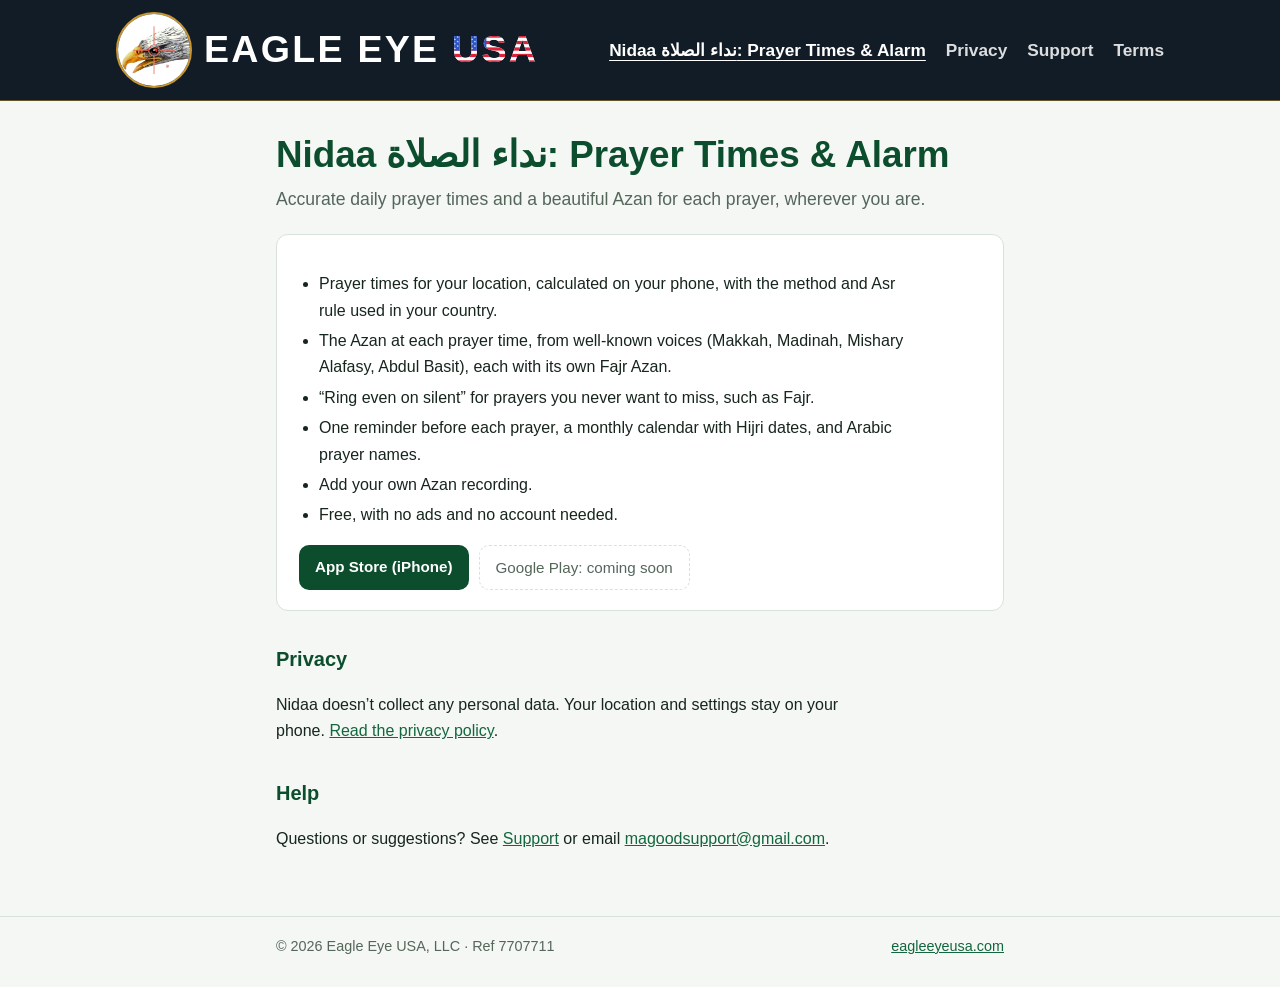
<file: index.html>
<!doctype html>
<html lang="en">
<head>
<meta charset="utf-8">
<meta name="viewport" content="width=device-width, initial-scale=1">
<title>Nidaa نداء الصلاة: Prayer Times &amp; Alarm | Eagle Eye USA</title>
<meta name="description" content="Nidaa: accurate prayer times and a beautiful Azan for each prayer, on iPhone and Android. Free, no ads, no account.">
<link rel="stylesheet" href="style.css?v=20261105">
</head>
<body>
<header>
  <div class="wrap">
    <a class="brand" href="./"><img class="logo" src="img/logo.png" alt="Eagle Eye USA logo" width="52" height="52"><span class="name">EAGLE EYE <span class="usa">USA</span></span></a>
    <nav>
      <a href="./" aria-current="page">Nidaa <span lang="ar" dir="rtl">نداء الصلاة</span>: Prayer Times &amp; Alarm</a>
      <a href="privacy.html">Privacy</a>
      <a href="support.html">Support</a>
      <a href="terms.html">Terms</a>
    </nav>
  </div>
</header>
<main class="wrap">
  <h1>Nidaa <span lang="ar" dir="rtl">نداء الصلاة</span>: Prayer Times &amp; Alarm</h1>
  <p class="lede">Accurate daily prayer times and a beautiful Azan for each prayer, wherever you are.</p>

  <div class="card">
    <ul class="features">
      <li>Prayer times for your location, calculated on your phone, with the method and Asr rule used in your country.</li>
      <li>The Azan at each prayer time, from well-known voices (Makkah, Madinah, Mishary Alafasy, Abdul Basit), each with its own Fajr Azan.</li>
      <li>“Ring even on silent” for prayers you never want to miss, such as Fajr.</li>
      <li>One reminder before each prayer, a monthly calendar with Hijri dates, and Arabic prayer names.</li>
      <li>Add your own Azan recording.</li>
      <li>Free, with no ads and no account needed.</li>
    </ul>
    <div class="badges">
      <a class="badge" href="https://apps.apple.com/app/id6832867462">App Store (iPhone)</a>
      <span class="badge soon">Google Play: coming soon</span>
    </div>
  </div>

  <h2>Privacy</h2>
  <p>Nidaa doesn’t collect any personal data. Your location and settings stay on your phone. <a href="privacy.html">Read the privacy policy</a>.</p>

  <h2>Help</h2>
  <p>Questions or suggestions? See <a href="support.html">Support</a> or email <a href="mailto:magoodsupport@gmail.com">magoodsupport@gmail.com</a>.</p>
</main>
<footer>
  <div class="wrap">
    <span>© 2026 Eagle Eye USA, LLC · Ref <span class="ref">7707711</span></span>
    <span><a href="https://eagleeyeusa.com">eagleeyeusa.com</a></span>
  </div>
</footer>
</body>
</html>
</file>
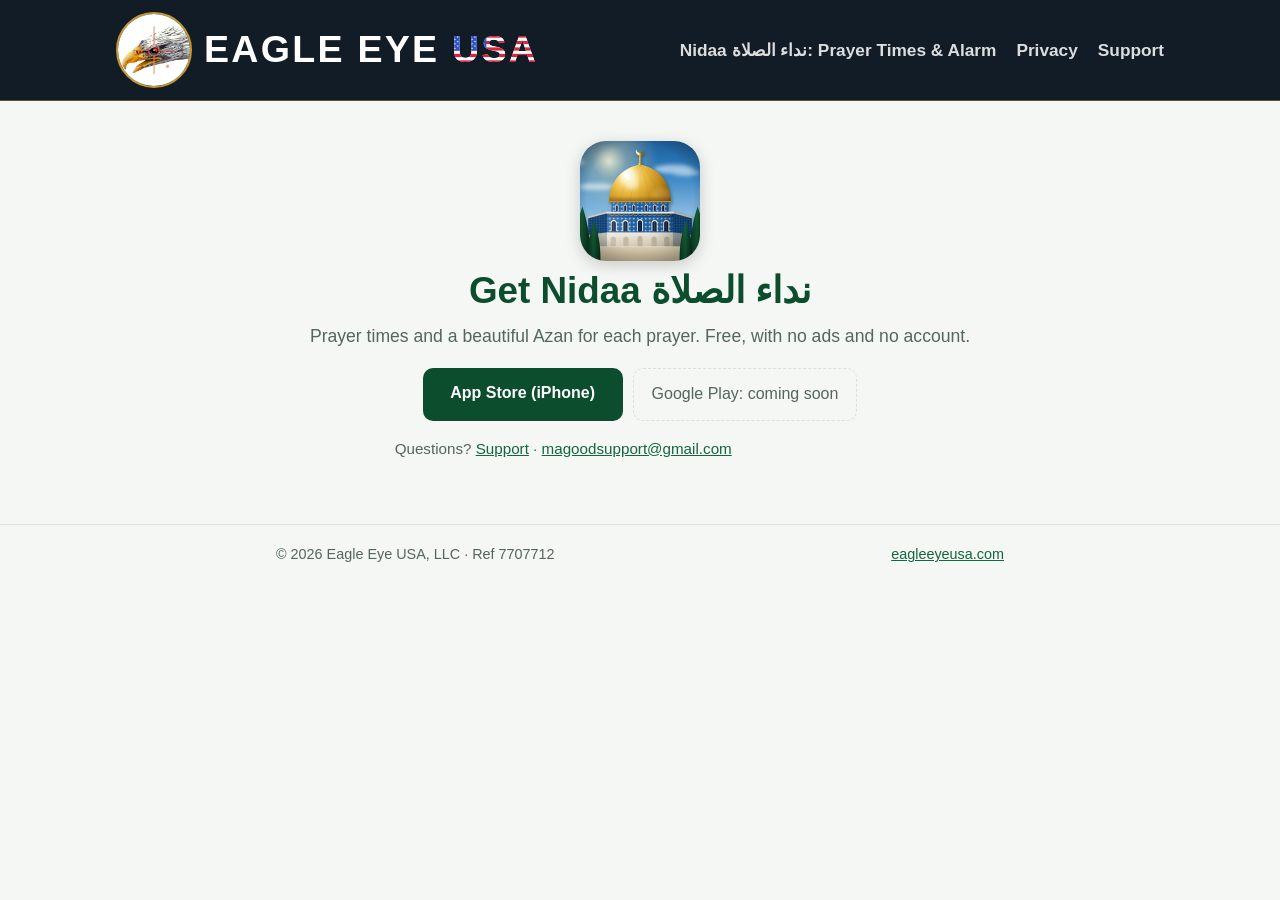
<file: nidaa/index.html>
<!doctype html>
<html lang="en">
<head>
<meta charset="utf-8">
<meta name="viewport" content="width=device-width, initial-scale=1">
<title>Get Nidaa نداء الصلاة | Eagle Eye USA</title>
<meta name="description" content="Download Nidaa: prayer times and Azan for iPhone and Android. Free, no ads, no account.">
<link rel="stylesheet" href="../style.css?v=20261107">
<style>
  .get { text-align: center; }
  .get .icon { width: 120px; height: 120px; border-radius: 26px; box-shadow: 0 4px 16px rgba(0,0,0,.18); margin-top: 8px; }
  .get .badges { justify-content: center; }
  .get .badge { min-width: 200px; padding: 12px 18px; font-size: 1rem; }
  .get .status { margin-top: 14px; }
</style>
<script>
  // The QR code points here. Fill in a store link when that listing is live; until then this page says "coming soon".
  // Before release, a TestFlight public link or a Play testing link can go here instead.
  var STORE = {
    ios: "https://apps.apple.com/app/id6832867462",  // App Store (live since 2026-11-20)
    android: ""  // Google Play: "https://play.google.com/store/apps/details?id=com.eagleeyeusa.nidaa"
  };
  // iPads that ask for desktop sites say "Macintosh" but have a touch screen.
  var ua = navigator.userAgent;
  var platform = /android/i.test(ua) ? "android"
    : (/iphone|ipad|ipod/i.test(ua) || (/macintosh/i.test(ua) && navigator.maxTouchPoints > 1)) ? "ios" : "";
  if (platform && STORE[platform] && !/[?&]stay\b/.test(location.search)) location.replace(STORE[platform]);
</script>
</head>
<body>
<header>
  <div class="wrap">
    <a class="brand" href="../"><img class="logo" src="../img/logo.png" alt="Eagle Eye USA logo" width="52" height="52"><span class="name">EAGLE EYE <span class="usa">USA</span></span></a>
    <nav>
      <a href="../">Nidaa <span lang="ar" dir="rtl">نداء الصلاة</span>: Prayer Times &amp; Alarm</a>
      <a href="../privacy.html">Privacy</a>
      <a href="../support.html">Support</a>
    </nav>
  </div>
</header>
<main class="wrap get">
  <img class="icon" src="icon.png" alt="Nidaa app icon" width="120" height="120">
  <h1>Get Nidaa <span lang="ar" dir="rtl">نداء الصلاة</span></h1>
  <p class="lede" style="margin-inline:auto">Prayer times and a beautiful Azan for each prayer. Free, with no ads and no account.</p>
  <div class="badges" id="badges"></div>
  <p class="muted status" id="status"></p>
  <p class="muted">Questions? <a href="../support.html">Support</a> · <a href="mailto:magoodsupport@gmail.com">magoodsupport@gmail.com</a></p>
</main>
<footer>
  <div class="wrap">
    <span>© 2026 Eagle Eye USA, LLC · Ref <span class="ref">7707712</span></span>
    <span><a href="https://eagleeyeusa.com">eagleeyeusa.com</a></span>
  </div>
</footer>
<script>
  // Shown on a computer, when a store isn't live yet, or with ?stay. The visitor's own store comes first.
  var stores = [["ios", "App Store", "iPhone"], ["android", "Google Play", "Android"]];
  if (platform === "android") stores.reverse();
  var box = document.getElementById("badges");
  stores.forEach(function (s) {
    var el = document.createElement(STORE[s[0]] ? "a" : "span");
    el.className = STORE[s[0]] ? "badge" : "badge soon";
    var beta = /testflight\.apple\.com|play\.google\.com\/apps\/(internaltest|testing)/.test(STORE[s[0]]);
    el.textContent = !STORE[s[0]] ? s[1] + ": coming soon" : beta ? (s[0] === "ios" ? "TestFlight beta" : "Google Play beta") + " (" + s[2] + ")" : s[1] + " (" + s[2] + ")";
    if (STORE[s[0]]) el.href = STORE[s[0]];
    box.appendChild(el);
  });
  if (platform && !STORE[platform])
    document.getElementById("status").textContent = (platform === "ios" ? "The iPhone" : "The Android") +
      " app is coming soon. Please check this page again, or scan the code again after the launch.";
</script>
</body>
</html>
</file>
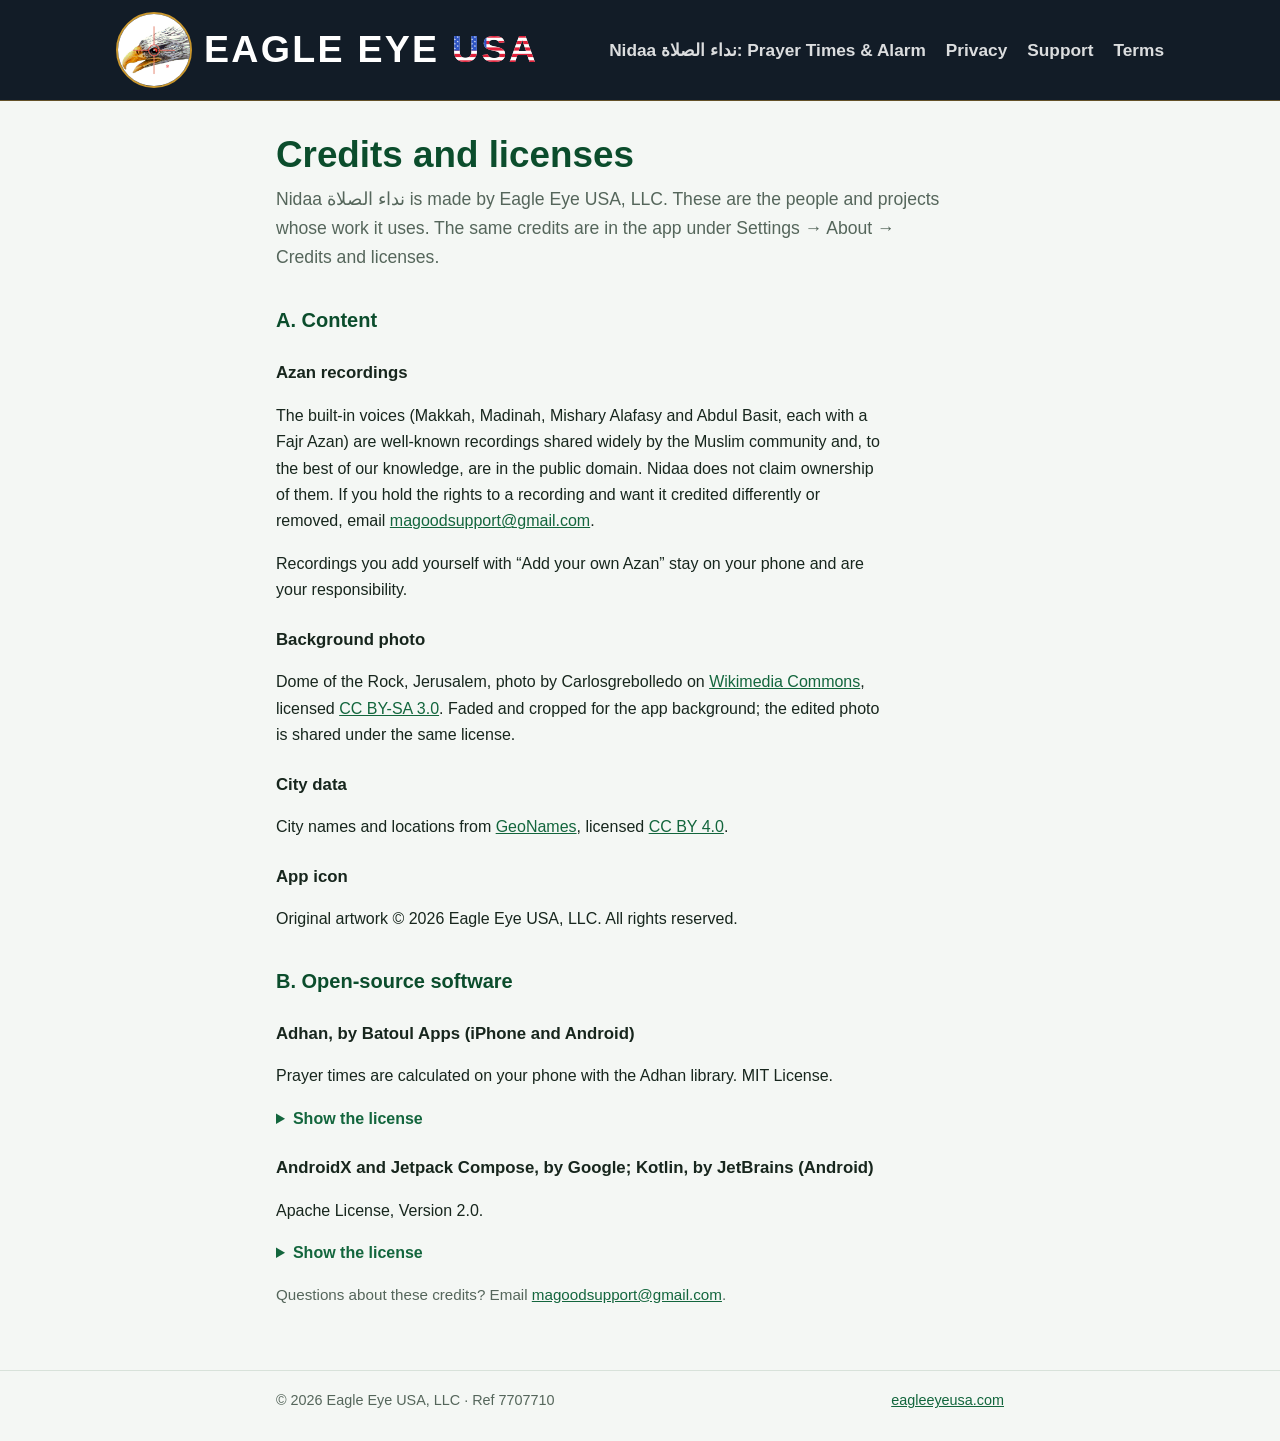
<file: credits.html>
<!doctype html>
<html lang="en">
<head>
<meta charset="utf-8">
<meta name="viewport" content="width=device-width, initial-scale=1">
<title>Nidaa Credits and Licenses | Eagle Eye USA</title>
<meta name="description" content="Credits and open-source licenses for the Nidaa: Prayer Times &amp; Alarm app.">
<link rel="stylesheet" href="style.css?v=20261105">
<style>
  pre.license { white-space: pre-wrap; font-size: .8rem; line-height: 1.45; background: var(--paper); border: 1px solid var(--line); border-radius: 10px; padding: 14px 16px; overflow-x: auto; }
  details { margin-top: 8px; }
  summary { cursor: pointer; color: var(--green-2); font-weight: 600; }
</style>
</head>
<body>
<header>
  <div class="wrap">
    <a class="brand" href="./"><img class="logo" src="img/logo.png" alt="Eagle Eye USA logo" width="52" height="52"><span class="name">EAGLE EYE <span class="usa">USA</span></span></a>
    <nav>
      <a href="./">Nidaa <span lang="ar" dir="rtl">نداء الصلاة</span>: Prayer Times &amp; Alarm</a>
      <a href="privacy.html">Privacy</a>
      <a href="support.html">Support</a>
      <a href="terms.html">Terms</a>
    </nav>
  </div>
</header>
<main class="wrap">
  <h1>Credits and licenses</h1>
  <p class="lede">Nidaa <span lang="ar" dir="rtl">نداء الصلاة</span> is made by Eagle Eye USA, LLC. These are the people and projects whose work it uses. The same credits are in the app under Settings → About → Credits and licenses.</p>

  <h2>A. Content</h2>
  <h3>Azan recordings</h3>
  <p>The built-in voices (Makkah, Madinah, Mishary Alafasy and Abdul Basit, each with a Fajr Azan) are well-known recordings shared widely by the Muslim community and, to the best of our knowledge, are in the public domain. Nidaa does not claim ownership of them. If you hold the rights to a recording and want it credited differently or removed, email <a href="mailto:magoodsupport@gmail.com">magoodsupport@gmail.com</a>.</p>
  <p>Recordings you add yourself with “Add your own Azan” stay on your phone and are your responsibility.</p>

  <h3>Background photo</h3>
  <p>Dome of the Rock, Jerusalem, photo by Carlosgrebolledo on <a href="https://commons.wikimedia.org/wiki/File:Dome_of_the_Rock_Jerusalem_2010.jpg">Wikimedia Commons</a>, licensed <a href="https://creativecommons.org/licenses/by-sa/3.0/">CC BY-SA 3.0</a>. Faded and cropped for the app background; the edited photo is shared under the same license.</p>

  <h3>City data</h3>
  <p>City names and locations from <a href="https://www.geonames.org">GeoNames</a>, licensed <a href="https://creativecommons.org/licenses/by/4.0/">CC BY 4.0</a>.</p>

  <h3>App icon</h3>
  <p>Original artwork © 2026 Eagle Eye USA, LLC. All rights reserved.</p>

  <h2>B. Open-source software</h2>
  <h3>Adhan, by Batoul Apps (iPhone and Android)</h3>
  <p>Prayer times are calculated on your phone with the Adhan library. MIT License.</p>
  <details><summary>Show the license</summary><pre class="license">The MIT License (MIT)

Copyright (c) 2016 Batoul Apps

Permission is hereby granted, free of charge, to any person obtaining a copy
of this software and associated documentation files (the &quot;Software&quot;), to deal
in the Software without restriction, including without limitation the rights
to use, copy, modify, merge, publish, distribute, sublicense, and/or sell
copies of the Software, and to permit persons to whom the Software is
furnished to do so, subject to the following conditions:

The above copyright notice and this permission notice shall be included in all
copies or substantial portions of the Software.

THE SOFTWARE IS PROVIDED &quot;AS IS&quot;, WITHOUT WARRANTY OF ANY KIND, EXPRESS OR
IMPLIED, INCLUDING BUT NOT LIMITED TO THE WARRANTIES OF MERCHANTABILITY,
FITNESS FOR A PARTICULAR PURPOSE AND NONINFRINGEMENT. IN NO EVENT SHALL THE
AUTHORS OR COPYRIGHT HOLDERS BE LIABLE FOR ANY CLAIM, DAMAGES OR OTHER
LIABILITY, WHETHER IN AN ACTION OF CONTRACT, TORT OR OTHERWISE, ARISING FROM,
OUT OF OR IN CONNECTION WITH THE SOFTWARE OR THE USE OR OTHER DEALINGS IN THE
SOFTWARE.</pre></details>

  <h3>AndroidX and Jetpack Compose, by Google; Kotlin, by JetBrains (Android)</h3>
  <p>Apache License, Version 2.0.</p>
  <details><summary>Show the license</summary><pre class="license">Apache License
                           Version 2.0, January 2004
                        http://www.apache.org/licenses/

   TERMS AND CONDITIONS FOR USE, REPRODUCTION, AND DISTRIBUTION

   1. Definitions.

      &quot;License&quot; shall mean the terms and conditions for use, reproduction,
      and distribution as defined by Sections 1 through 9 of this document.

      &quot;Licensor&quot; shall mean the copyright owner or entity authorized by
      the copyright owner that is granting the License.

      &quot;Legal Entity&quot; shall mean the union of the acting entity and all
      other entities that control, are controlled by, or are under common
      control with that entity. For the purposes of this definition,
      &quot;control&quot; means (i) the power, direct or indirect, to cause the
      direction or management of such entity, whether by contract or
      otherwise, or (ii) ownership of fifty percent (50%) or more of the
      outstanding shares, or (iii) beneficial ownership of such entity.

      &quot;You&quot; (or &quot;Your&quot;) shall mean an individual or Legal Entity
      exercising permissions granted by this License.

      &quot;Source&quot; form shall mean the preferred form for making modifications,
      including but not limited to software source code, documentation
      source, and configuration files.

      &quot;Object&quot; form shall mean any form resulting from mechanical
      transformation or translation of a Source form, including but
      not limited to compiled object code, generated documentation,
      and conversions to other media types.

      &quot;Work&quot; shall mean the work of authorship, whether in Source or
      Object form, made available under the License, as indicated by a
      copyright notice that is included in or attached to the work
      (an example is provided in the Appendix below).

      &quot;Derivative Works&quot; shall mean any work, whether in Source or Object
      form, that is based on (or derived from) the Work and for which the
      editorial revisions, annotations, elaborations, or other modifications
      represent, as a whole, an original work of authorship. For the purposes
      of this License, Derivative Works shall not include works that remain
      separable from, or merely link (or bind by name) to the interfaces of,
      the Work and Derivative Works thereof.

      &quot;Contribution&quot; shall mean any work of authorship, including
      the original version of the Work and any modifications or additions
      to that Work or Derivative Works thereof, that is intentionally
      submitted to Licensor for inclusion in the Work by the copyright owner
      or by an individual or Legal Entity authorized to submit on behalf of
      the copyright owner. For the purposes of this definition, &quot;submitted&quot;
      means any form of electronic, verbal, or written communication sent
      to the Licensor or its representatives, including but not limited to
      communication on electronic mailing lists, source code control systems,
      and issue tracking systems that are managed by, or on behalf of, the
      Licensor for the purpose of discussing and improving the Work, but
      excluding communication that is conspicuously marked or otherwise
      designated in writing by the copyright owner as &quot;Not a Contribution.&quot;

      &quot;Contributor&quot; shall mean Licensor and any individual or Legal Entity
      on behalf of whom a Contribution has been received by Licensor and
      subsequently incorporated within the Work.

   2. Grant of Copyright License. Subject to the terms and conditions of
      this License, each Contributor hereby grants to You a perpetual,
      worldwide, non-exclusive, no-charge, royalty-free, irrevocable
      copyright license to reproduce, prepare Derivative Works of,
      publicly display, publicly perform, sublicense, and distribute the
      Work and such Derivative Works in Source or Object form.

   3. Grant of Patent License. Subject to the terms and conditions of
      this License, each Contributor hereby grants to You a perpetual,
      worldwide, non-exclusive, no-charge, royalty-free, irrevocable
      (except as stated in this section) patent license to make, have made,
      use, offer to sell, sell, import, and otherwise transfer the Work,
      where such license applies only to those patent claims licensable
      by such Contributor that are necessarily infringed by their
      Contribution(s) alone or by combination of their Contribution(s)
      with the Work to which such Contribution(s) was submitted. If You
      institute patent litigation against any entity (including a
      cross-claim or counterclaim in a lawsuit) alleging that the Work
      or a Contribution incorporated within the Work constitutes direct
      or contributory patent infringement, then any patent licenses
      granted to You under this License for that Work shall terminate
      as of the date such litigation is filed.

   4. Redistribution. You may reproduce and distribute copies of the
      Work or Derivative Works thereof in any medium, with or without
      modifications, and in Source or Object form, provided that You
      meet the following conditions:

      (a) You must give any other recipients of the Work or
          Derivative Works a copy of this License; and

      (b) You must cause any modified files to carry prominent notices
          stating that You changed the files; and

      (c) You must retain, in the Source form of any Derivative Works
          that You distribute, all copyright, patent, trademark, and
          attribution notices from the Source form of the Work,
          excluding those notices that do not pertain to any part of
          the Derivative Works; and

      (d) If the Work includes a &quot;NOTICE&quot; text file as part of its
          distribution, then any Derivative Works that You distribute must
          include a readable copy of the attribution notices contained
          within such NOTICE file, excluding those notices that do not
          pertain to any part of the Derivative Works, in at least one
          of the following places: within a NOTICE text file distributed
          as part of the Derivative Works; within the Source form or
          documentation, if provided along with the Derivative Works; or,
          within a display generated by the Derivative Works, if and
          wherever such third-party notices normally appear. The contents
          of the NOTICE file are for informational purposes only and
          do not modify the License. You may add Your own attribution
          notices within Derivative Works that You distribute, alongside
          or as an addendum to the NOTICE text from the Work, provided
          that such additional attribution notices cannot be construed
          as modifying the License.

      You may add Your own copyright statement to Your modifications and
      may provide additional or different license terms and conditions
      for use, reproduction, or distribution of Your modifications, or
      for any such Derivative Works as a whole, provided Your use,
      reproduction, and distribution of the Work otherwise complies with
      the conditions stated in this License.

   5. Submission of Contributions. Unless You explicitly state otherwise,
      any Contribution intentionally submitted for inclusion in the Work
      by You to the Licensor shall be under the terms and conditions of
      this License, without any additional terms or conditions.
      Notwithstanding the above, nothing herein shall supersede or modify
      the terms of any separate license agreement you may have executed
      with Licensor regarding such Contributions.

   6. Trademarks. This License does not grant permission to use the trade
      names, trademarks, service marks, or product names of the Licensor,
      except as required for reasonable and customary use in describing the
      origin of the Work and reproducing the content of the NOTICE file.

   7. Disclaimer of Warranty. Unless required by applicable law or
      agreed to in writing, Licensor provides the Work (and each
      Contributor provides its Contributions) on an &quot;AS IS&quot; BASIS,
      WITHOUT WARRANTIES OR CONDITIONS OF ANY KIND, either express or
      implied, including, without limitation, any warranties or conditions
      of TITLE, NON-INFRINGEMENT, MERCHANTABILITY, or FITNESS FOR A
      PARTICULAR PURPOSE. You are solely responsible for determining the
      appropriateness of using or redistributing the Work and assume any
      risks associated with Your exercise of permissions under this License.

   8. Limitation of Liability. In no event and under no legal theory,
      whether in tort (including negligence), contract, or otherwise,
      unless required by applicable law (such as deliberate and grossly
      negligent acts) or agreed to in writing, shall any Contributor be
      liable to You for damages, including any direct, indirect, special,
      incidental, or consequential damages of any character arising as a
      result of this License or out of the use or inability to use the
      Work (including but not limited to damages for loss of goodwill,
      work stoppage, computer failure or malfunction, or any and all
      other commercial damages or losses), even if such Contributor
      has been advised of the possibility of such damages.

   9. Accepting Warranty or Additional Liability. While redistributing
      the Work or Derivative Works thereof, You may choose to offer,
      and charge a fee for, acceptance of support, warranty, indemnity,
      or other liability obligations and/or rights consistent with this
      License. However, in accepting such obligations, You may act only
      on Your own behalf and on Your sole responsibility, not on behalf
      of any other Contributor, and only if You agree to indemnify,
      defend, and hold each Contributor harmless for any liability
      incurred by, or claims asserted against, such Contributor by reason
      of your accepting any such warranty or additional liability.

   END OF TERMS AND CONDITIONS</pre></details>

  <p class="muted">Questions about these credits? Email <a href="mailto:magoodsupport@gmail.com">magoodsupport@gmail.com</a>.</p>
</main>
<footer>
  <div class="wrap">
    <span>© 2026 Eagle Eye USA, LLC · Ref <span class="ref">7707710</span></span>
    <span><a href="https://eagleeyeusa.com">eagleeyeusa.com</a></span>
  </div>
</footer>
</body>
</html>
</file>
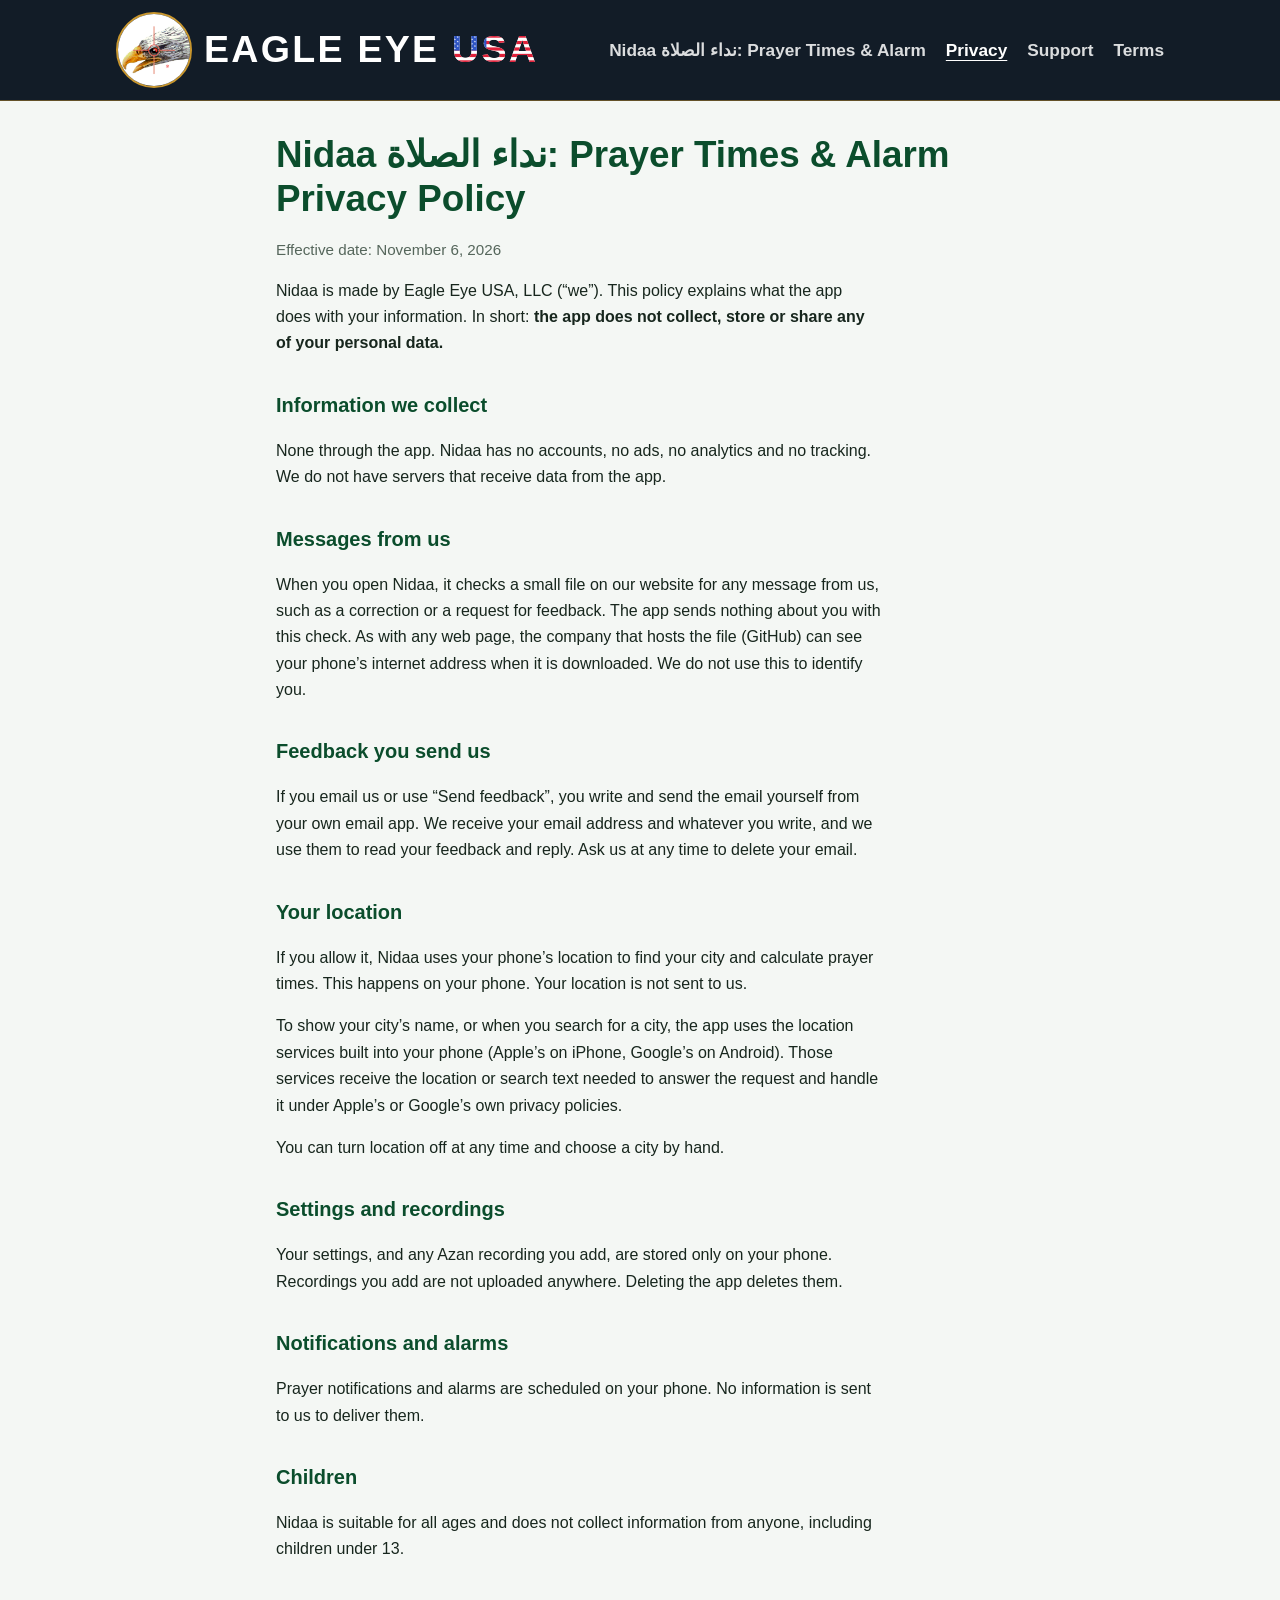
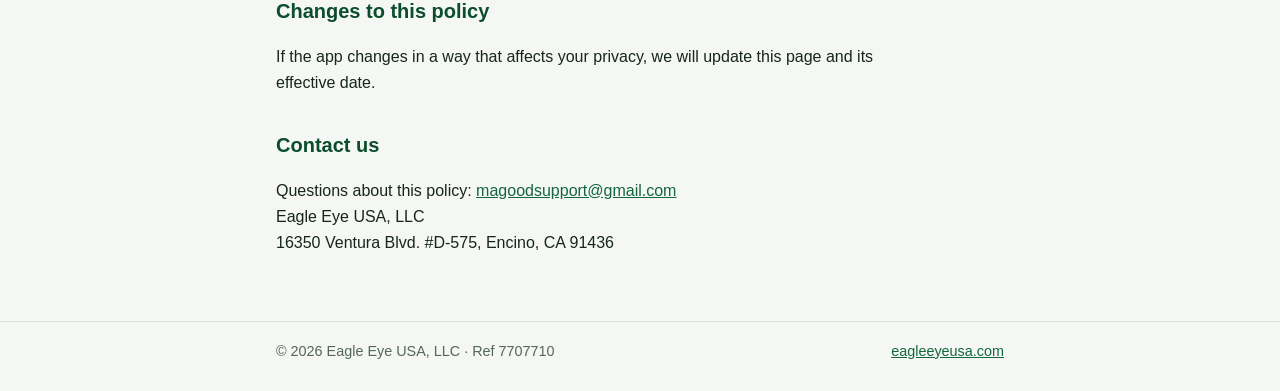
<file: privacy.html>
<!doctype html>
<html lang="en">
<head>
<meta charset="utf-8">
<meta name="viewport" content="width=device-width, initial-scale=1">
<title>Nidaa Privacy Policy | Eagle Eye USA</title>
<meta name="description" content="Privacy policy for the Nidaa: Prayer Times & Alarm app by Eagle Eye USA, LLC.">
<link rel="stylesheet" href="style.css?v=20261105">
</head>
<body>
<header>
  <div class="wrap">
    <a class="brand" href="./"><img class="logo" src="img/logo.png" alt="Eagle Eye USA logo" width="52" height="52"><span class="name">EAGLE EYE <span class="usa">USA</span></span></a>
    <nav>
      <a href="./">Nidaa <span lang="ar" dir="rtl">نداء الصلاة</span>: Prayer Times &amp; Alarm</a>
      <a href="privacy.html" aria-current="page">Privacy</a>
      <a href="support.html">Support</a>
      <a href="terms.html">Terms</a>
    </nav>
  </div>
</header>
<main class="wrap">
  <h1>Nidaa <span lang="ar" dir="rtl">نداء الصلاة</span>: Prayer Times &amp; Alarm<br>Privacy Policy</h1>
  <p class="muted">Effective date: November 6, 2026</p>

  <p>Nidaa is made by Eagle Eye USA, LLC (“we”). This policy explains what the app does with your information. In short: <strong>the app does not collect, store or share any of your personal data.</strong></p>

  <h2>Information we collect</h2>
  <p>None through the app. Nidaa has no accounts, no ads, no analytics and no tracking. We do not have servers that receive data from the app.</p>

  <h2>Messages from us</h2>
  <p>When you open Nidaa, it checks a small file on our website for any message from us, such as a correction or a request for feedback. The app sends nothing about you with this check. As with any web page, the company that hosts the file (GitHub) can see your phone’s internet address when it is downloaded. We do not use this to identify you.</p>

  <h2>Feedback you send us</h2>
  <p>If you email us or use “Send feedback”, you write and send the email yourself from your own email app. We receive your email address and whatever you write, and we use them to read your feedback and reply. Ask us at any time to delete your email.</p>

  <h2>Your location</h2>
  <p>If you allow it, Nidaa uses your phone’s location to find your city and calculate prayer times. This happens on your phone. Your location is not sent to us.</p>
  <p>To show your city’s name, or when you search for a city, the app uses the location services built into your phone (Apple’s on iPhone, Google’s on Android). Those services receive the location or search text needed to answer the request and handle it under Apple’s or Google’s own privacy policies.</p>
  <p>You can turn location off at any time and choose a city by hand.</p>

  <h2>Settings and recordings</h2>
  <p>Your settings, and any Azan recording you add, are stored only on your phone. Recordings you add are not uploaded anywhere. Deleting the app deletes them.</p>

  <h2>Notifications and alarms</h2>
  <p>Prayer notifications and alarms are scheduled on your phone. No information is sent to us to deliver them.</p>

  <h2>Children</h2>
  <p>Nidaa is suitable for all ages and does not collect information from anyone, including children under 13.</p>

  <h2>Changes to this policy</h2>
  <p>If the app changes in a way that affects your privacy, we will update this page and its effective date.</p>

  <h2>Contact us</h2>
  <p>Questions about this policy: <a href="mailto:magoodsupport@gmail.com">magoodsupport@gmail.com</a><br>Eagle Eye USA, LLC<br>16350 Ventura Blvd. #D-575, Encino, CA 91436</p>
</main>
<footer>
  <div class="wrap">
    <span>© 2026 Eagle Eye USA, LLC · Ref <span class="ref">7707710</span></span>
    <span><a href="https://eagleeyeusa.com">eagleeyeusa.com</a></span>
  </div>
</footer>
</body>
</html>
</file>
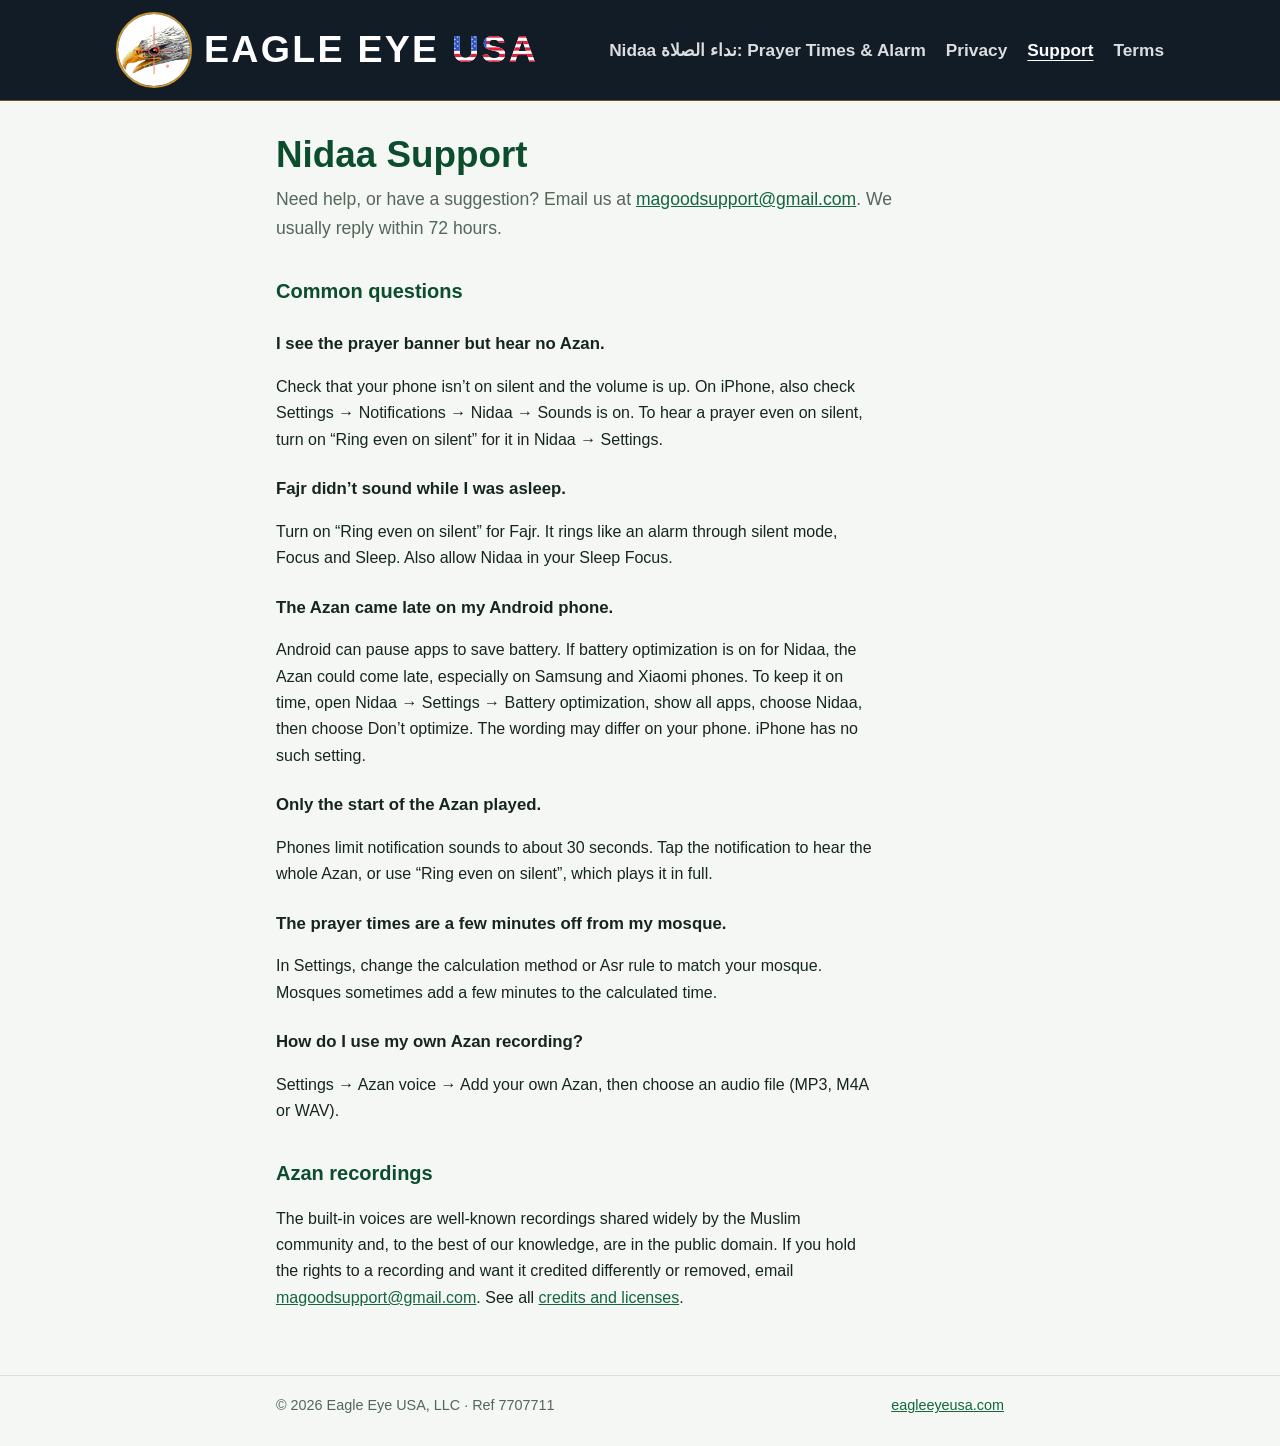
<file: support.html>
<!doctype html>
<html lang="en">
<head>
<meta charset="utf-8">
<meta name="viewport" content="width=device-width, initial-scale=1">
<title>Nidaa Support | Eagle Eye USA</title>
<meta name="description" content="Help and contact for the Nidaa: Prayer Times & Alarm app.">
<link rel="stylesheet" href="style.css?v=20261105">
</head>
<body>
<header>
  <div class="wrap">
    <a class="brand" href="./"><img class="logo" src="img/logo.png" alt="Eagle Eye USA logo" width="52" height="52"><span class="name">EAGLE EYE <span class="usa">USA</span></span></a>
    <nav>
      <a href="./">Nidaa <span lang="ar" dir="rtl">نداء الصلاة</span>: Prayer Times &amp; Alarm</a>
      <a href="privacy.html">Privacy</a>
      <a href="support.html" aria-current="page">Support</a>
      <a href="terms.html">Terms</a>
    </nav>
  </div>
</header>
<main class="wrap">
  <h1>Nidaa Support</h1>
  <p class="lede">Need help, or have a suggestion? Email us at <a href="mailto:magoodsupport@gmail.com">magoodsupport@gmail.com</a>. We usually reply within 72 hours.</p>

  <h2>Common questions</h2>

  <h3>I see the prayer banner but hear no Azan.</h3>
  <p>Check that your phone isn’t on silent and the volume is up. On iPhone, also check Settings → Notifications → Nidaa → Sounds is on. To hear a prayer even on silent, turn on “Ring even on silent” for it in Nidaa → Settings.</p>

  <h3>Fajr didn’t sound while I was asleep.</h3>
  <p>Turn on “Ring even on silent” for Fajr. It rings like an alarm through silent mode, Focus and Sleep. Also allow Nidaa in your Sleep Focus.</p>

  <h3>The Azan came late on my Android phone.</h3>
  <p>Android can pause apps to save battery. If battery optimization is on for Nidaa, the Azan could come late, especially on Samsung and Xiaomi phones. To keep it on time, open Nidaa → Settings → Battery optimization, show all apps, choose Nidaa, then choose Don’t optimize. The wording may differ on your phone. iPhone has no such setting.</p>

  <h3>Only the start of the Azan played.</h3>
  <p>Phones limit notification sounds to about 30 seconds. Tap the notification to hear the whole Azan, or use “Ring even on silent”, which plays it in full.</p>

  <h3>The prayer times are a few minutes off from my mosque.</h3>
  <p>In Settings, change the calculation method or Asr rule to match your mosque. Mosques sometimes add a few minutes to the calculated time.</p>

  <h3>How do I use my own Azan recording?</h3>
  <p>Settings → Azan voice → Add your own Azan, then choose an audio file (MP3, M4A or WAV).</p>

  <h2>Azan recordings</h2>
  <p>The built-in voices are well-known recordings shared widely by the Muslim community and, to the best of our knowledge, are in the public domain. If you hold the rights to a recording and want it credited differently or removed, email <a href="mailto:magoodsupport@gmail.com">magoodsupport@gmail.com</a>. See all <a href="credits.html">credits and licenses</a>.</p>
</main>
<footer>
  <div class="wrap">
    <span>© 2026 Eagle Eye USA, LLC · Ref <span class="ref">7707711</span></span>
    <span><a href="https://eagleeyeusa.com">eagleeyeusa.com</a></span>
  </div>
</footer>
</body>
</html>
</file>
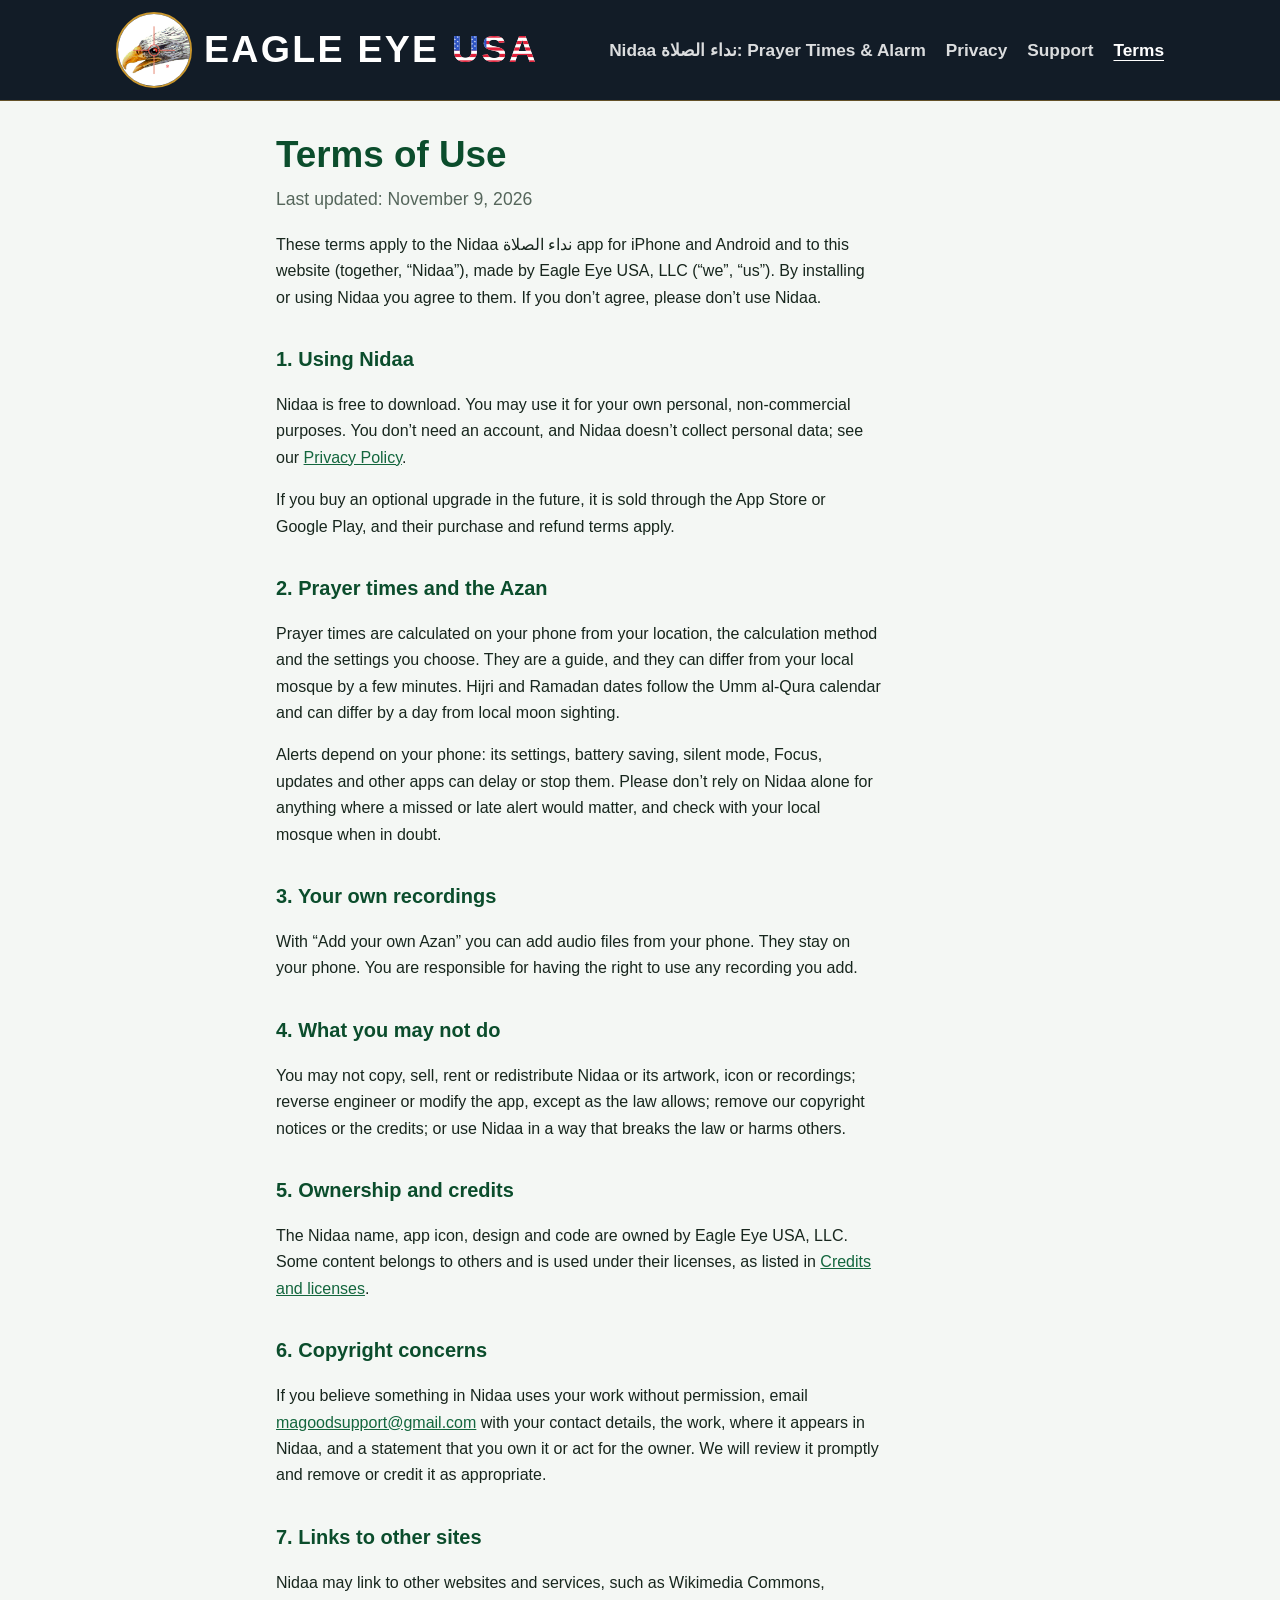
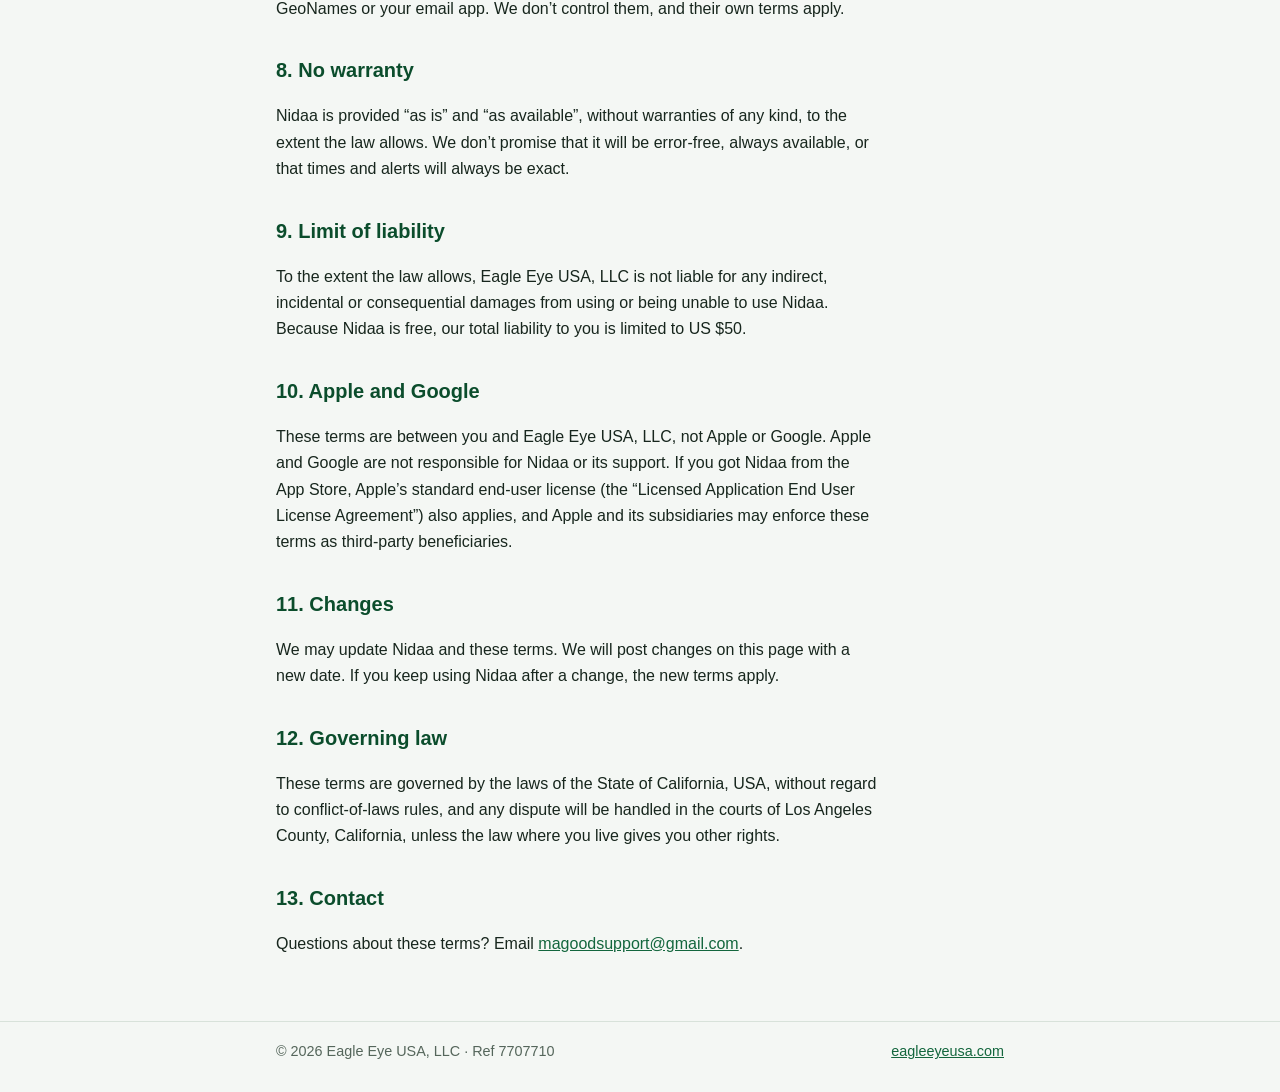
<file: terms.html>
<!doctype html>
<html lang="en">
<head>
<meta charset="utf-8">
<meta name="viewport" content="width=device-width, initial-scale=1">
<title>Nidaa Terms of Use | Eagle Eye USA</title>
<meta name="description" content="Terms of Use for the Nidaa: Prayer Times &amp; Alarm app.">
<link rel="stylesheet" href="style.css?v=20261105">
</head>
<body>
<header>
  <div class="wrap">
    <a class="brand" href="./"><img class="logo" src="img/logo.png" alt="Eagle Eye USA logo" width="52" height="52"><span class="name">EAGLE EYE <span class="usa">USA</span></span></a>
    <nav>
      <a href="./">Nidaa <span lang="ar" dir="rtl">نداء الصلاة</span>: Prayer Times &amp; Alarm</a>
      <a href="privacy.html">Privacy</a>
      <a href="support.html">Support</a>
      <a href="terms.html" aria-current="page">Terms</a>
    </nav>
  </div>
</header>
<main class="wrap">
  <h1>Terms of Use</h1>
  <p class="lede">Last updated: November 9, 2026</p>
  <p>These terms apply to the Nidaa <span lang="ar" dir="rtl">نداء الصلاة</span> app for iPhone and Android and to this website (together, “Nidaa”), made by Eagle Eye USA, LLC (“we”, “us”). By installing or using Nidaa you agree to them. If you don’t agree, please don’t use Nidaa.</p>

  <h2>1. Using Nidaa</h2>
  <p>Nidaa is free to download. You may use it for your own personal, non-commercial purposes. You don’t need an account, and Nidaa doesn’t collect personal data; see our <a href="privacy.html">Privacy Policy</a>.</p>
  <p>If you buy an optional upgrade in the future, it is sold through the App Store or Google Play, and their purchase and refund terms apply.</p>

  <h2>2. Prayer times and the Azan</h2>
  <p>Prayer times are calculated on your phone from your location, the calculation method and the settings you choose. They are a guide, and they can differ from your local mosque by a few minutes. Hijri and Ramadan dates follow the Umm al-Qura calendar and can differ by a day from local moon sighting.</p>
  <p>Alerts depend on your phone: its settings, battery saving, silent mode, Focus, updates and other apps can delay or stop them. Please don’t rely on Nidaa alone for anything where a missed or late alert would matter, and check with your local mosque when in doubt.</p>

  <h2>3. Your own recordings</h2>
  <p>With “Add your own Azan” you can add audio files from your phone. They stay on your phone. You are responsible for having the right to use any recording you add.</p>

  <h2>4. What you may not do</h2>
  <p>You may not copy, sell, rent or redistribute Nidaa or its artwork, icon or recordings; reverse engineer or modify the app, except as the law allows; remove our copyright notices or the credits; or use Nidaa in a way that breaks the law or harms others.</p>

  <h2>5. Ownership and credits</h2>
  <p>The Nidaa name, app icon, design and code are owned by Eagle Eye USA, LLC. Some content belongs to others and is used under their licenses, as listed in <a href="credits.html">Credits and licenses</a>.</p>

  <h2>6. Copyright concerns</h2>
  <p>If you believe something in Nidaa uses your work without permission, email <a href="mailto:magoodsupport@gmail.com">magoodsupport@gmail.com</a> with your contact details, the work, where it appears in Nidaa, and a statement that you own it or act for the owner. We will review it promptly and remove or credit it as appropriate.</p>

  <h2>7. Links to other sites</h2>
  <p>Nidaa may link to other websites and services, such as Wikimedia Commons, GeoNames or your email app. We don’t control them, and their own terms apply.</p>

  <h2>8. No warranty</h2>
  <p>Nidaa is provided “as is” and “as available”, without warranties of any kind, to the extent the law allows. We don’t promise that it will be error-free, always available, or that times and alerts will always be exact.</p>

  <h2>9. Limit of liability</h2>
  <p>To the extent the law allows, Eagle Eye USA, LLC is not liable for any indirect, incidental or consequential damages from using or being unable to use Nidaa. Because Nidaa is free, our total liability to you is limited to US $50.</p>

  <h2>10. Apple and Google</h2>
  <p>These terms are between you and Eagle Eye USA, LLC, not Apple or Google. Apple and Google are not responsible for Nidaa or its support. If you got Nidaa from the App Store, Apple’s standard end-user license (the “Licensed Application End User License Agreement”) also applies, and Apple and its subsidiaries may enforce these terms as third-party beneficiaries.</p>

  <h2>11. Changes</h2>
  <p>We may update Nidaa and these terms. We will post changes on this page with a new date. If you keep using Nidaa after a change, the new terms apply.</p>

  <h2>12. Governing law</h2>
  <p>These terms are governed by the laws of the State of California, USA, without regard to conflict-of-laws rules, and any dispute will be handled in the courts of Los Angeles County, California, unless the law where you live gives you other rights.</p>

  <h2>13. Contact</h2>
  <p>Questions about these terms? Email <a href="mailto:magoodsupport@gmail.com">magoodsupport@gmail.com</a>.</p>
</main>
<footer>
  <div class="wrap">
    <span>© 2026 Eagle Eye USA, LLC · Ref <span class="ref">7707710</span></span>
    <span><a href="https://eagleeyeusa.com">eagleeyeusa.com</a></span>
  </div>
</footer>
</body>
</html>
</file>
<file: style.css>
/* Shared style for apps.eagleeyeusa.com: Azan's green and gold, one reading column. */
:root {
  --bg: #f4f7f4;
  --paper: #ffffff;
  --ink: #17261d;
  --muted: #55665b;
  --line: #d8e2da;
  --green: #0b4d2c;
  --green-2: #13663d;
  --gold: #b8892a;
}
@media (prefers-color-scheme: dark) {
  :root {
    --bg: #0c1f15; --paper: #13291d; --ink: #e6efe8; --muted: #9db3a5; --line: #26402f;
    --green: #8fd1a8; --green-2: #6fbf8e; --gold: #e8c766;
  }
}
* { box-sizing: border-box; }
body {
  margin: 0; background: var(--bg); color: var(--ink);
  font: 16px/1.65 -apple-system, "Segoe UI", Roboto, Helvetica, Arial, sans-serif;
}
.wrap { max-width: 760px; margin: 0 auto; padding: 0 16px; }
header { background: #121c27; color: #fff; border-bottom: 1px solid rgba(200,150,46,.45); }
header .wrap { max-width: 1080px; display: flex; align-items: center; justify-content: space-between; gap: 8px 16px; padding-block: 12px; flex-wrap: wrap; }
header a { color: #fff; text-decoration: none; }
.brand { display: inline-flex; align-items: center; gap: 12px; font-size: clamp(1.5rem, 3.6vw, 2.35rem); line-height: 1.1; font-weight: 900; letter-spacing: .06em; white-space: nowrap; }
.logo { width: 76px; height: 76px; border-radius: 50%; background: #fff; border: 2px solid #c8962e; object-fit: cover; flex: none; }
/* USA filled with the flag */
.brand .usa { background: url("img/flag.svg") center / 100% 100% no-repeat; -webkit-background-clip: text; background-clip: text; color: transparent; -webkit-text-fill-color: transparent; filter: drop-shadow(0 0 .6px rgba(255,255,255,.9)); }
nav { display: flex; gap: 2px 20px; font-size: 1.08rem; font-weight: 600; flex-wrap: wrap; }
nav a { opacity: .85; }
nav a:hover, nav a[aria-current] { opacity: 1; text-decoration: underline; text-underline-offset: 4px; }
main.wrap { padding-block: 32px 48px; }
h1 { font-size: clamp(1.7rem, 4vw, 2.3rem); line-height: 1.2; color: var(--green); margin: 0 0 8px; }
h2 { font-size: 1.25rem; color: var(--green); margin: 32px 0 8px; }
h3 { font-size: 1.05rem; margin: 22px 0 4px; }
p, li { max-width: 68ch; }
a { color: var(--green-2); }
.lede { font-size: 1.1rem; color: var(--muted); margin-top: 0; }
.muted { color: var(--muted); font-size: .95rem; }
.card { background: var(--paper); border: 1px solid var(--line); border-radius: 12px; padding: 20px 22px; margin-top: 20px; }
.badges { display: flex; gap: 10px; flex-wrap: wrap; margin-top: 16px; }
.badge { display: inline-block; padding: 9px 16px; border-radius: 10px; background: var(--green); color: var(--paper); text-decoration: none; font-weight: 600; font-size: .95rem; }
.badge.soon { background: transparent; color: var(--muted); border: 1px dashed var(--line); font-weight: 500; }
ul.features { padding-left: 20px; }
ul.features li { margin: 4px 0; }
footer { border-top: 1px solid var(--line); color: var(--muted); font-size: .9rem; }
footer .wrap { padding-block: 18px 28px; display: flex; gap: 16px; flex-wrap: wrap; justify-content: space-between; }
@media (max-width: 640px) { .logo { width: 54px; height: 54px; } }
</file>
